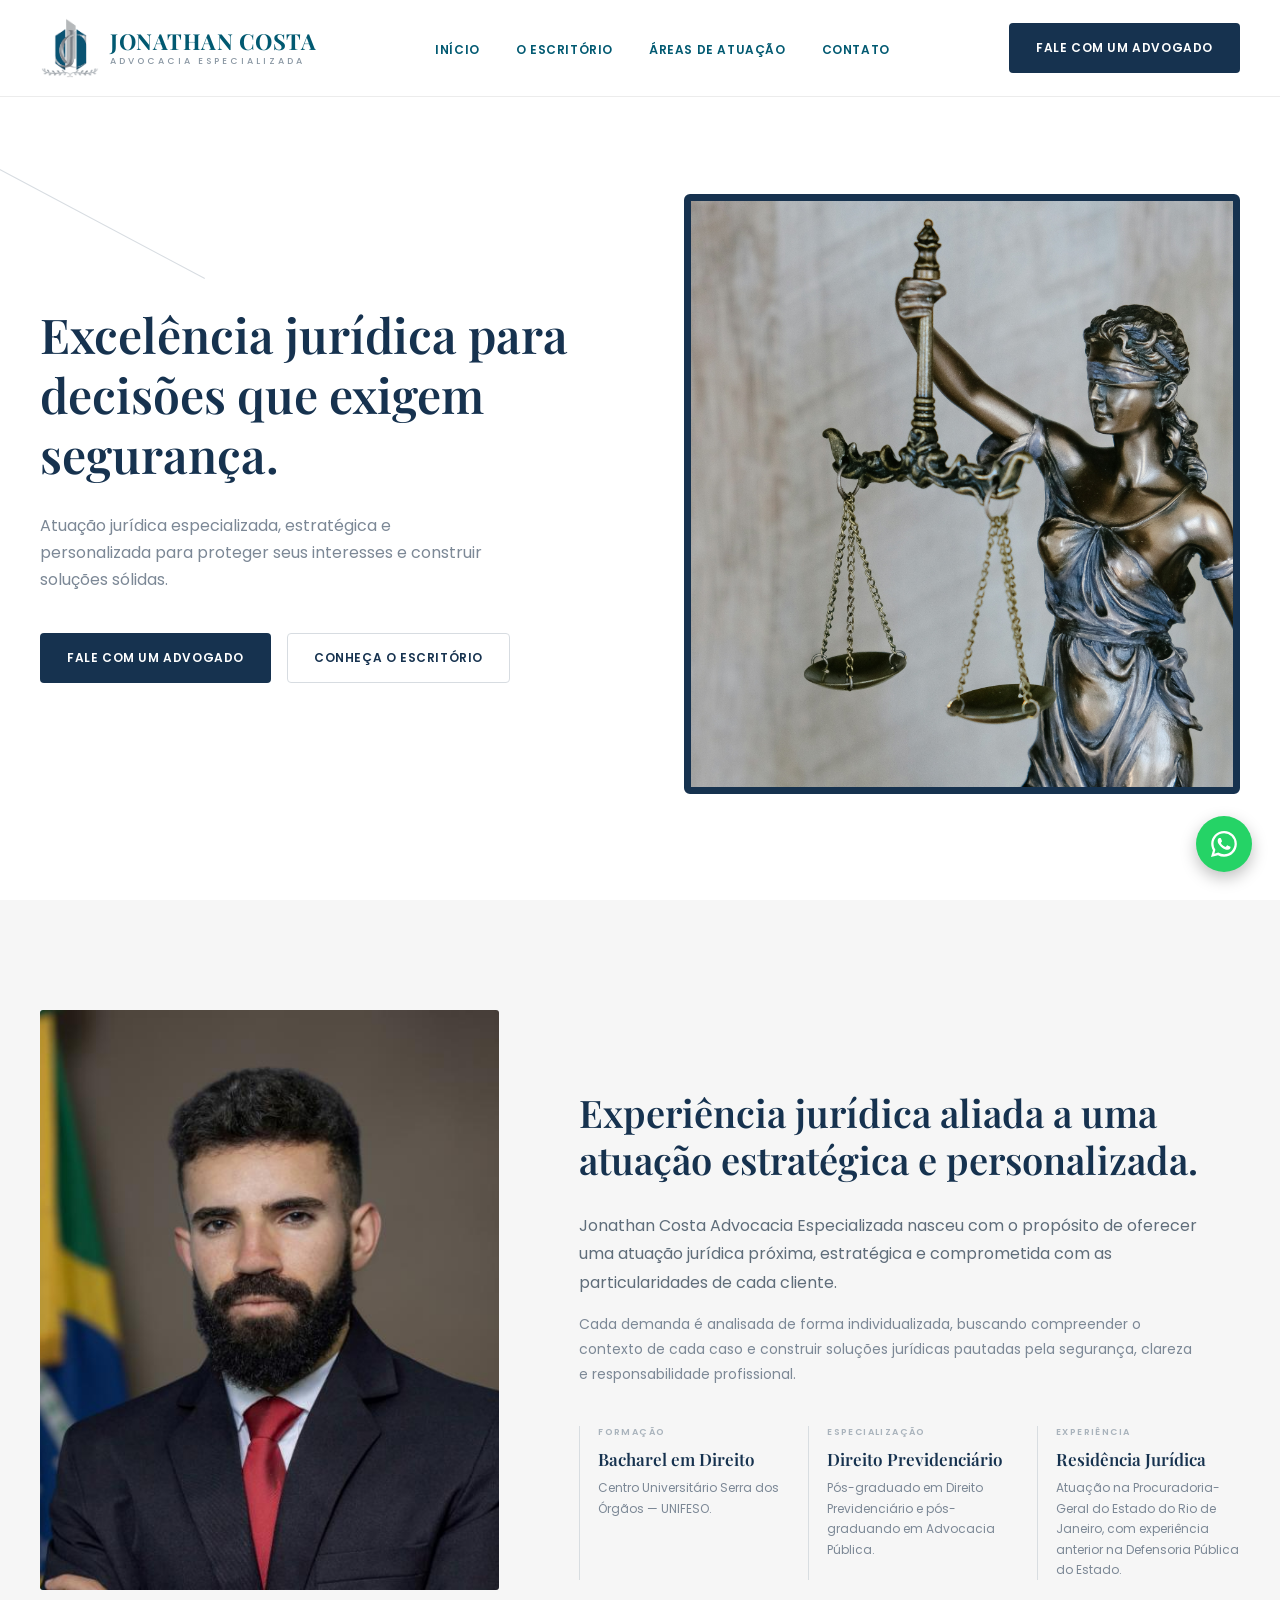
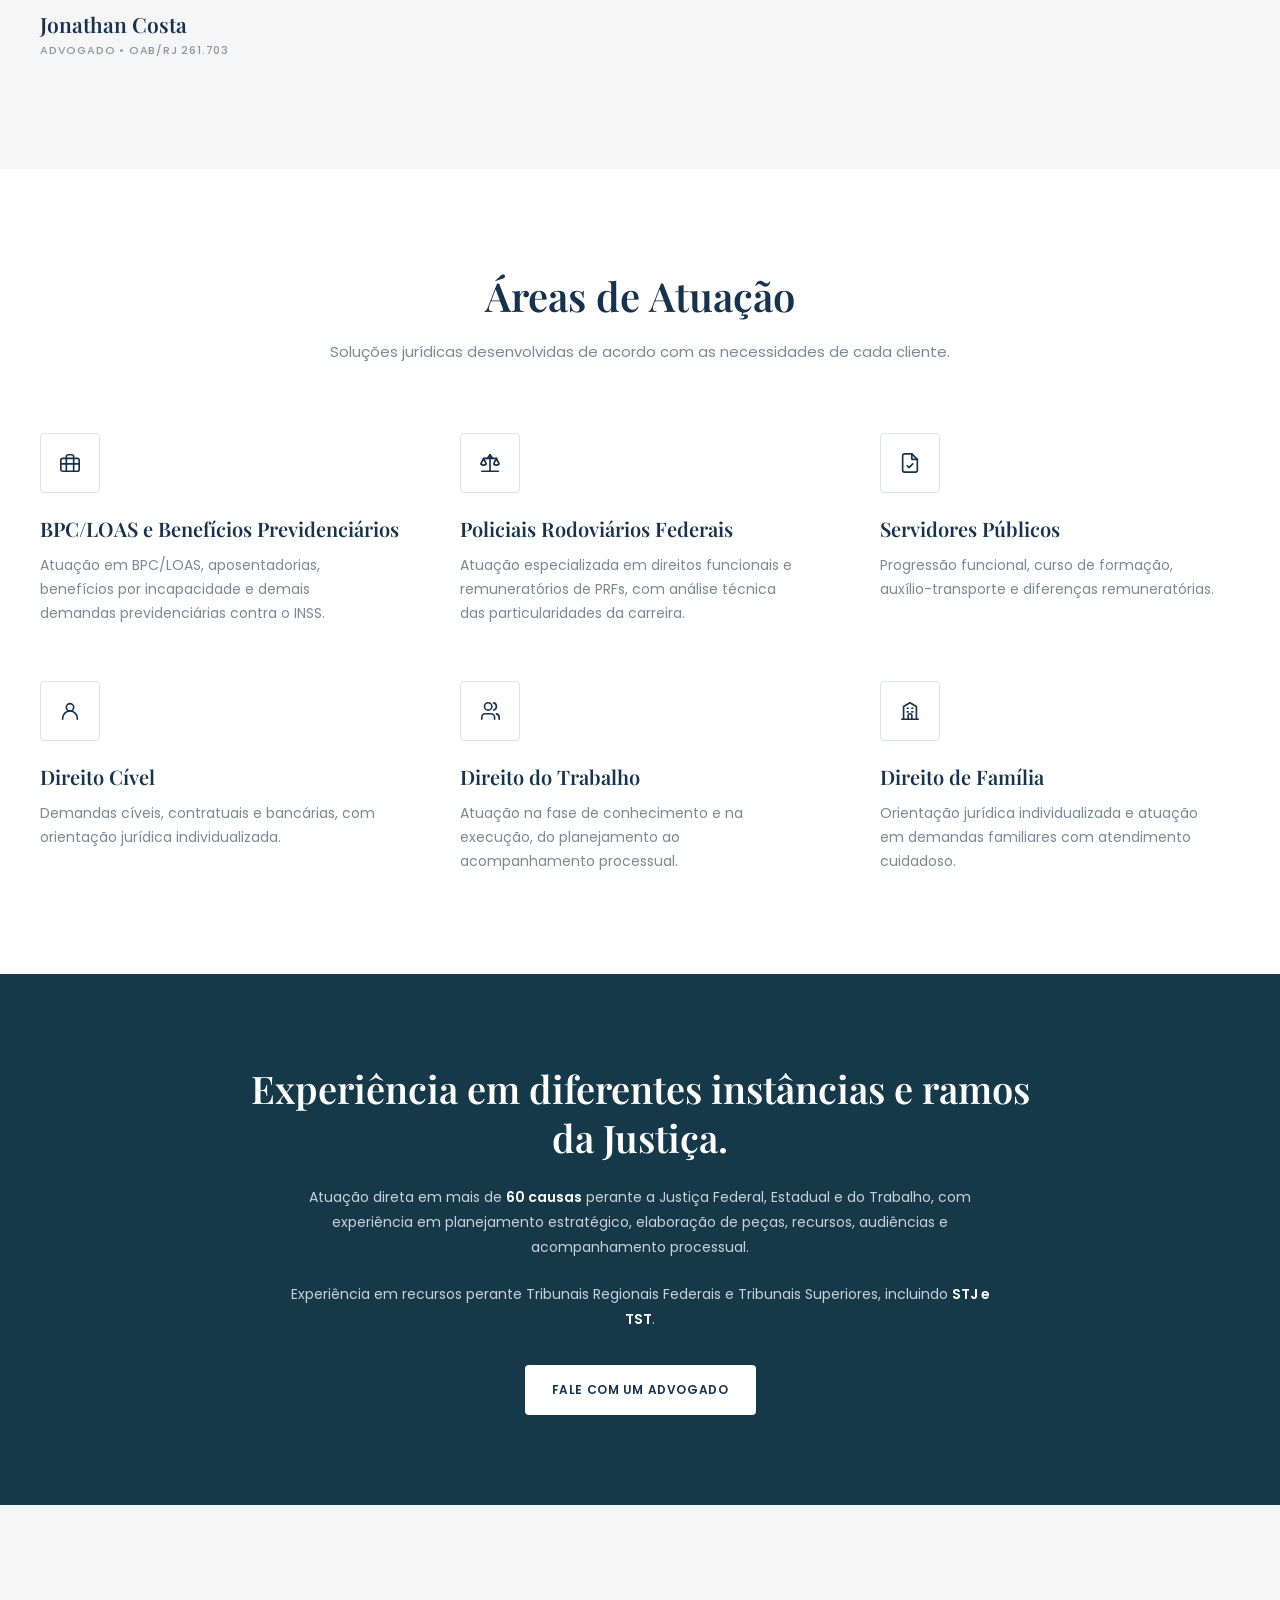
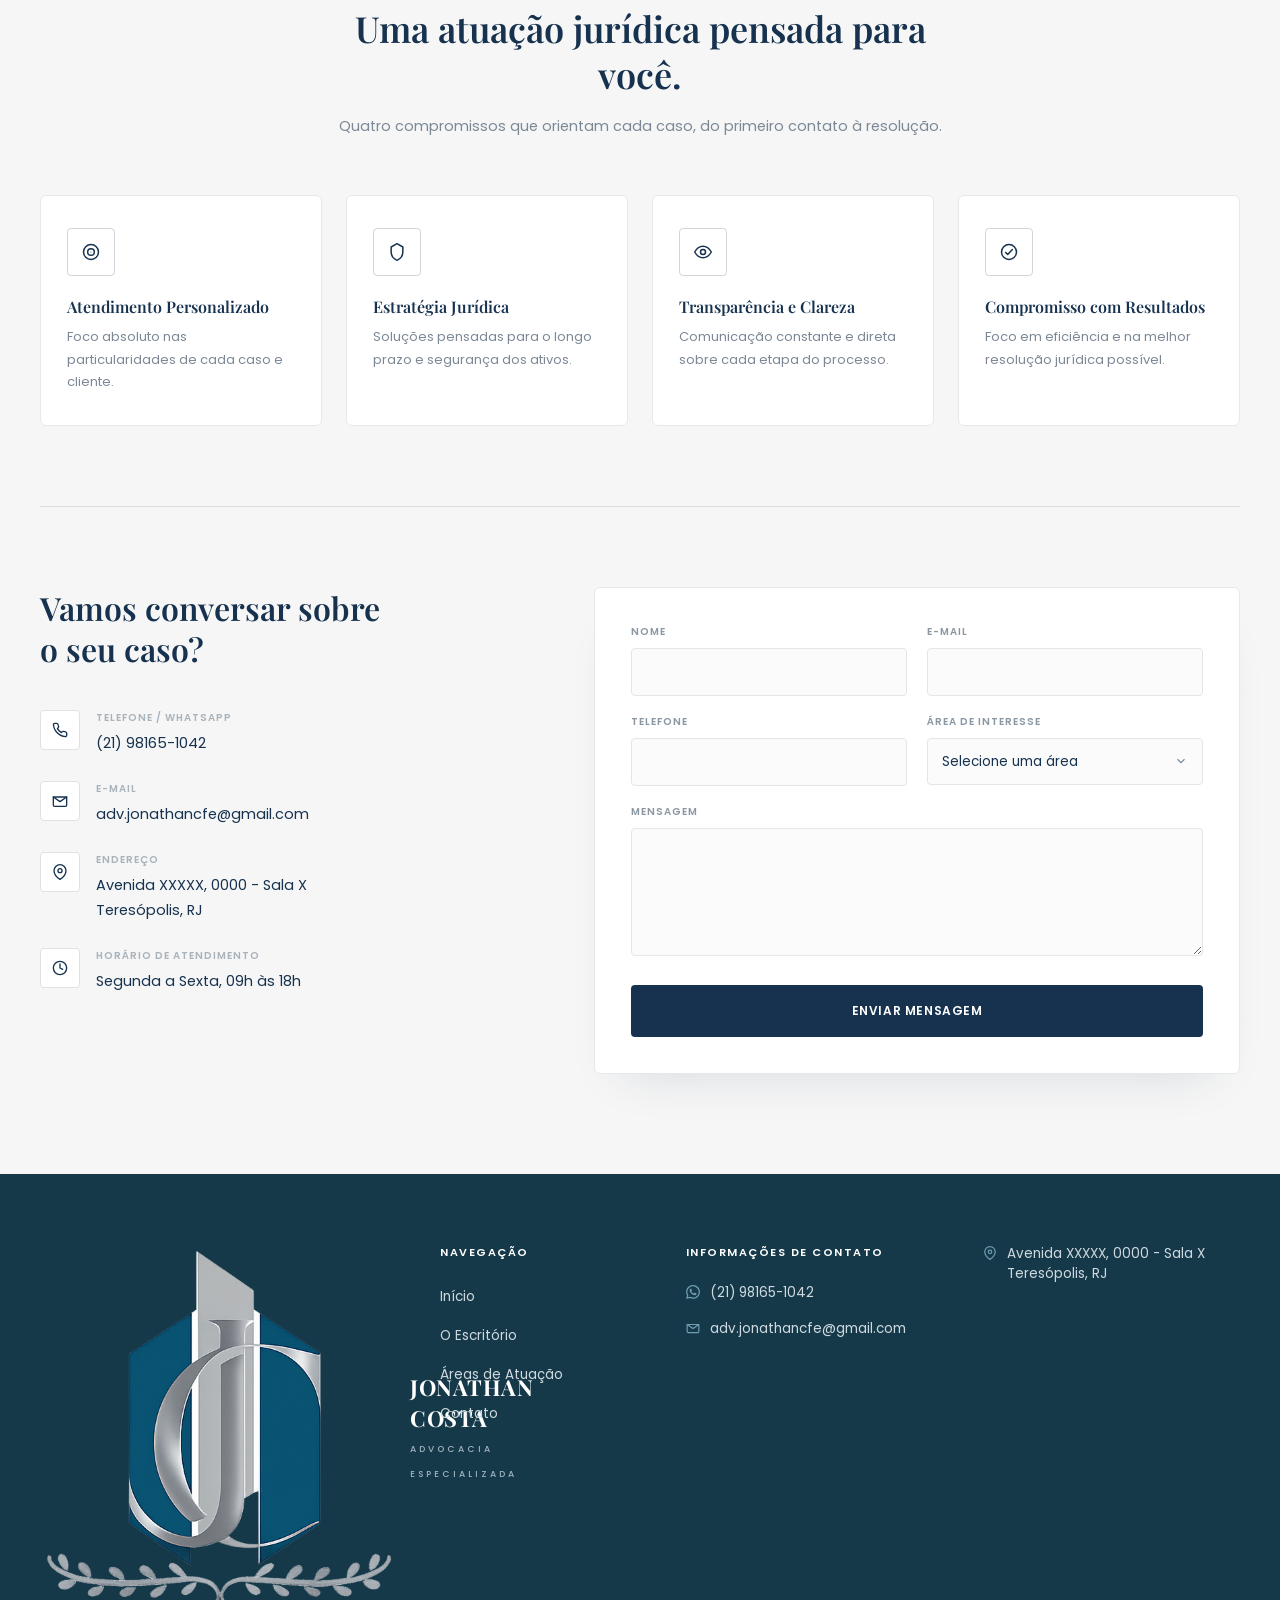
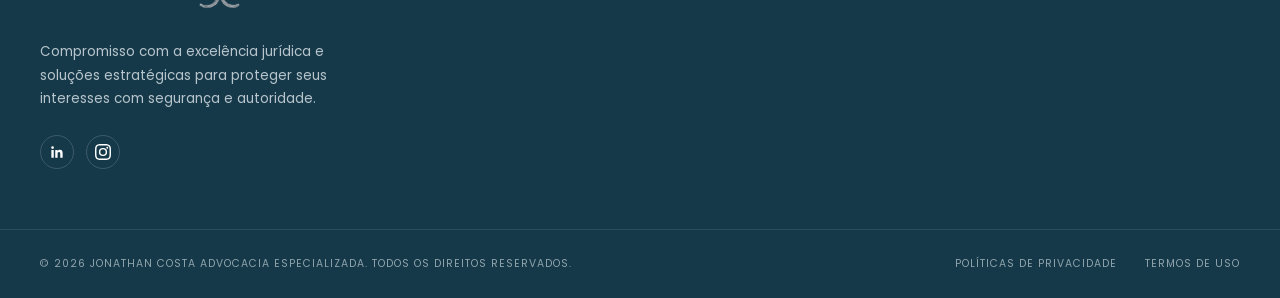
<file: index.html>
<!DOCTYPE html>
<html lang="pt-BR">

<head>
    <meta charset="UTF-8" />
    <meta name="viewport" content="width=device-width, initial-scale=1.0" />
    <title>Jonathan Costa | Advocacia Especializada</title>

    <link rel="preconnect" href="https://fonts.googleapis.com" />
    <link rel="preconnect" href="https://fonts.gstatic.com" crossorigin />
    <link
        href="https://fonts.googleapis.com/css2?family=Playfair+Display:wght@600;700&family=Poppins:wght@400;500;600&display=swap"
        rel="stylesheet" />

    <link rel="icon" type="image/png" href="/photos/favicon.png">

    <link rel="stylesheet" href="/css/header.css" />
    <link rel="stylesheet" href="/css/index.css" />
    <link rel="stylesheet" href="/css/footer.css" />
    <link rel="stylesheet" href="/css/animations.css" />
</head>

<body>

    <!-- O header é injetado aqui via JavaScript, a partir do arquivo header.html -->
    <div id="header-placeholder"></div>

    <main>
        <section class="hero" id="inicio">
            <div class="hero-container">
                <div class="hero-content">
                    <h1>Excelência jurídica para decisões que exigem segurança.</h1>
                    <p class="hero-subtitle">
                        Atuação jurídica especializada, estratégica e personalizada para
                        proteger seus interesses e construir soluções sólidas.
                    </p>
                    <div class="hero-actions">
                        <a href="#contato" class="btn btn-primary">Fale com um Advogado</a>
                        <a href="#escritorio" class="btn btn-secondary">Conheça o Escritório</a>
                    </div>
                </div>

                <div class="hero-media">
                    <img src="/assets/adv_balanca.jpg" alt="Sala de reuniões do escritório de advocacia" />
                </div>
            </div>
        </section>

        <section class="about" id="escritorio">
            <div class="about-container">

                <div class="about-media">
                    <div class="about-photo-wrapper">
                        <img src="/photos/JCADV_PROFILE.jpg" alt="Advogado Jonathan Costa" />
                    </div>

                    <div class="about-profile">
                        <strong>Jonathan Costa</strong>
                        <span>Advogado • OAB/RJ 261.703</span>
                    </div>
                </div>

                <div class="about-content">

                    <h2>
                        Experiência jurídica aliada a uma atuação estratégica e personalizada.
                    </h2>

                    <p class="about-intro">
                        Jonathan Costa Advocacia Especializada nasceu com o propósito de oferecer
                        uma atuação jurídica próxima, estratégica e comprometida com as
                        particularidades de cada cliente.
                    </p>

                    <p class="about-description">
                        Cada demanda é analisada de forma individualizada, buscando compreender
                        o contexto de cada caso e construir soluções jurídicas pautadas pela
                        segurança, clareza e responsabilidade profissional.
                    </p>

                    <div class="about-credentials">

                        <div class="credential">
                            <span class="credential-label">FORMAÇÃO</span>
                            <h3>Bacharel em Direito</h3>
                            <p>
                                Centro Universitário Serra dos Órgãos — UNIFESO.
                            </p>
                        </div>

                        <div class="credential">
                            <span class="credential-label">ESPECIALIZAÇÃO</span>
                            <h3>Direito Previdenciário</h3>
                            <p>
                                Pós-graduado em Direito Previdenciário e pós-graduando
                                em Advocacia Pública.
                            </p>
                        </div>

                        <div class="credential">
                            <span class="credential-label">EXPERIÊNCIA</span>
                            <h3>Residência Jurídica</h3>
                            <p>
                                Atuação na Procuradoria-Geral do Estado do Rio de Janeiro,
                                com experiência anterior na Defensoria Pública do Estado.
                            </p>
                        </div>

                    </div>

                </div>
            </div>
        </section>

        <section class="areas" id="areas">
            <div class="areas-container">
                <div class="areas-header">
                    <h2>Áreas de Atuação</h2>
                    <p>Soluções jurídicas desenvolvidas de acordo com as necessidades de cada cliente.</p>
                </div>

                <div class="areas-grid">
                    <article class="area-card">
                        <div class="area-icon">
                            <svg width="22" height="22" viewBox="0 0 24 24" fill="none" stroke="currentColor"
                                stroke-width="1.8" stroke-linecap="round" stroke-linejoin="round">
                                <rect x="2" y="7" width="20" height="14" rx="2" />
                                <path d="M16 21V5a2 2 0 0 0-2-2h-4a2 2 0 0 0-2 2v16" />
                                <path d="M2 13h20" />
                            </svg>
                        </div>
                        <h3>BPC/LOAS e Benefícios Previdenciários</h3>
                        <p>Atuação em BPC/LOAS, aposentadorias, benefícios por incapacidade e demais demandas
                            previdenciárias contra o INSS.</p>

                    </article>

                    <article class="area-card">
                        <div class="area-icon">
                            <svg width="22" height="22" viewBox="0 0 24 24" fill="none" stroke="currentColor"
                                stroke-width="1.8" stroke-linecap="round" stroke-linejoin="round">
                                <path d="M12 3v18" />
                                <path d="M5 7l-3 6a4 4 0 0 0 6 0z" />
                                <path d="M19 7l-3 6a4 4 0 0 0 6 0z" />
                                <path d="M3 21h18" />
                                <path d="M5 7h14" />
                                <path d="M12 3l3 4" />
                                <path d="M12 3l-3 4" />
                            </svg>
                        </div>
                        <h3>Policiais Rodoviários Federais</h3>
                        <p>Atuação especializada em direitos funcionais e remuneratórios de PRFs, com análise técnica
                            das particularidades da carreira.</p>

                    </article>

                    <article class="area-card">
                        <div class="area-icon">
                            <svg width="22" height="22" viewBox="0 0 24 24" fill="none" stroke="currentColor"
                                stroke-width="1.8" stroke-linecap="round" stroke-linejoin="round">
                                <path d="M14 2H6a2 2 0 0 0-2 2v16a2 2 0 0 0 2 2h12a2 2 0 0 0 2-2V8z" />
                                <path d="M14 2v6h6" />
                                <path d="M9 15l2 2 4-4" />
                            </svg>
                        </div>
                        <h3>Servidores Públicos</h3>
                        <p>Progressão funcional, curso de formação, auxílio-transporte e diferenças remuneratórias.</p>

                    </article>

                    <article class="area-card">
                        <div class="area-icon">
                            <svg width="22" height="22" viewBox="0 0 24 24" fill="none" stroke="currentColor"
                                stroke-width="1.8" stroke-linecap="round" stroke-linejoin="round">
                                <circle cx="12" cy="8" r="4" />
                                <path d="M4 21v-1a8 8 0 0 1 16 0v1" />
                            </svg>
                        </div>
                        <h3>Direito Cível</h3>
                        <p>Demandas cíveis, contratuais e bancárias, com orientação jurídica individualizada.</p>

                    </article>

                    <article class="area-card">
                        <div class="area-icon">
                            <svg width="22" height="22" viewBox="0 0 24 24" fill="none" stroke="currentColor"
                                stroke-width="1.8" stroke-linecap="round" stroke-linejoin="round">
                                <path d="M17 21v-2a4 4 0 0 0-4-4H7a4 4 0 0 0-4 4v2" />
                                <circle cx="10" cy="7" r="4" />
                                <path d="M22 21v-2a4 4 0 0 0-3-3.87" />
                                <path d="M16 3.13a4 4 0 0 1 0 7.75" />
                            </svg>
                        </div>
                        <h3>Direito do Trabalho</h3>
                        <p>Atuação na fase de conhecimento e na execução, do planejamento ao acompanhamento processual.
                        </p>

                    </article>

                    <article class="area-card">
                        <div class="area-icon">
                            <svg width="22" height="22" viewBox="0 0 24 24" fill="none" stroke="currentColor"
                                stroke-width="1.8" stroke-linecap="round" stroke-linejoin="round">
                                <path d="M3 21h18" />
                                <path d="M5 21V7l7-4 7 4v14" />
                                <path d="M9 9h1" />
                                <path d="M9 13h1" />
                                <path d="M14 9h1" />
                                <path d="M14 13h1" />
                                <path d="M10 21v-4a2 2 0 0 1 2-2 2 2 0 0 1 2 2v4" />
                            </svg>
                        </div>
                        <h3>Direito de Família</h3>
                        <p>Orientação jurídica individualizada e atuação em demandas familiares com atendimento
                            cuidadoso.</p>

                    </article>
                </div>
            </div>
        </section>

        <section class="experience">
            <div class="experience-container">

                <div class="experience-content">

                    <h2>Experiência em diferentes instâncias e ramos da Justiça.</h2>

                    <p>
                        Atuação direta em mais de <strong>60 causas</strong> perante a
                        Justiça Federal, Estadual e do Trabalho, com experiência em
                        planejamento estratégico, elaboração de peças, recursos,
                        audiências e acompanhamento processual.
                    </p>

                    <p>
                        Experiência em recursos perante Tribunais Regionais Federais
                        e Tribunais Superiores, incluindo <strong>STJ e TST</strong>.
                    </p>

                    <a href="#contato" class="btn btn-cta">
                        Fale com um Advogado
                    </a>
                </div>

            </div>
        </section>

        <!-- ===== DIFERENCIAIS + CONTATO (seção unificada) ===== -->
        <section class="engage" id="diferenciais">
            <div class="engage-container">

                <div class="engage-intro">
                    <h2>Uma atuação jurídica pensada para você.</h2>
                    <p>Quatro compromissos que orientam cada caso, do primeiro contato à resolução.</p>
                </div>

                <div class="differentials-grid">
                    <div class="differential-item">
                        <div class="differential-icon">
                            <svg width="20" height="20" viewBox="0 0 24 24" fill="none" stroke="currentColor"
                                stroke-width="1.8" stroke-linecap="round" stroke-linejoin="round">
                                <circle cx="12" cy="12" r="9" />
                                <circle cx="12" cy="12" r="4" />
                                <circle cx="12" cy="12" r="0.6" fill="currentColor" stroke="none" />
                            </svg>
                        </div>
                        <h3>Atendimento Personalizado</h3>
                        <p>Foco absoluto nas particularidades de cada caso e cliente.</p>
                    </div>

                    <div class="differential-item">
                        <div class="differential-icon">
                            <svg width="20" height="20" viewBox="0 0 24 24" fill="none" stroke="currentColor"
                                stroke-width="1.8" stroke-linecap="round" stroke-linejoin="round">
                                <path d="M12 2l7 4v6c0 5-3.5 8.5-7 10-3.5-1.5-7-5-7-10V6l7-4z" />
                            </svg>
                        </div>
                        <h3>Estratégia Jurídica</h3>
                        <p>Soluções pensadas para o longo prazo e segurança dos ativos.</p>
                    </div>

                    <div class="differential-item">
                        <div class="differential-icon">
                            <svg width="20" height="20" viewBox="0 0 24 24" fill="none" stroke="currentColor"
                                stroke-width="1.8" stroke-linecap="round" stroke-linejoin="round">
                                <path d="M2 12s4-7 10-7 10 7 10 7-4 7-10 7-10-7-10-7z" />
                                <circle cx="12" cy="12" r="3" />
                            </svg>
                        </div>
                        <h3>Transparência e Clareza</h3>
                        <p>Comunicação constante e direta sobre cada etapa do processo.</p>
                    </div>

                    <div class="differential-item">
                        <div class="differential-icon">
                            <svg width="20" height="20" viewBox="0 0 24 24" fill="none" stroke="currentColor"
                                stroke-width="1.8" stroke-linecap="round" stroke-linejoin="round">
                                <circle cx="12" cy="12" r="9" />
                                <path d="M8 12.5l2.5 2.5L16 9" />
                            </svg>
                        </div>
                        <h3>Compromisso com Resultados</h3>
                        <p>Foco em eficiência e na melhor resolução jurídica possível.</p>
                    </div>
                </div>

                <div class="engage-divider"></div>

                <div class="contact-grid" id="contato">
                    <div class="contact-info">
                        <h2>Vamos conversar sobre o seu caso?</h2>

                        <ul class="contact-info-list">
                            <li>
                                <span class="contact-info-icon">
                                    <svg width="16" height="16" viewBox="0 0 24 24" fill="none" stroke="currentColor"
                                        stroke-width="2" stroke-linecap="round" stroke-linejoin="round">
                                        <path
                                            d="M22 16.92v3a2 2 0 0 1-2.18 2 19.79 19.79 0 0 1-8.63-3.07 19.5 19.5 0 0 1-6-6 19.79 19.79 0 0 1-3.07-8.67A2 2 0 0 1 4.11 2h3a2 2 0 0 1 2 1.72c.127.96.361 1.903.7 2.81a2 2 0 0 1-.45 2.11L8.09 9.91a16 16 0 0 0 6 6l1.27-1.27a2 2 0 0 1 2.11-.45c.907.339 1.85.573 2.81.7A2 2 0 0 1 22 16.92z" />
                                    </svg>
                                </span>
                                <div>
                                    <span class="contact-info-label">Telefone / WhatsApp</span>
                                    <a href="https://wa.me/5521981651042" target="_blank" rel="noopener">(21)
                                        98165-1042</a>
                                </div>
                            </li>

                            <li>
                                <span class="contact-info-icon">
                                    <svg width="16" height="16" viewBox="0 0 24 24" fill="none" stroke="currentColor"
                                        stroke-width="2" stroke-linecap="round" stroke-linejoin="round">
                                        <path d="M4 4h16v16H4z" stroke="none" />
                                        <path d="M22 6l-10 7L2 6" />
                                        <path d="M2 6h20v12a2 2 0 0 1-2 2H4a2 2 0 0 1-2-2V6z" />
                                    </svg>
                                </span>
                                <div>
                                    <span class="contact-info-label">E-mail</span>
                                    <a href="mailto:adv.jonathancfe@gmail.com">adv.jonathancfe@gmail.com</a>
                                </div>
                            </li>

                            <li>
                                <span class="contact-info-icon">
                                    <svg width="16" height="16" viewBox="0 0 24 24" fill="none" stroke="currentColor"
                                        stroke-width="2" stroke-linecap="round" stroke-linejoin="round">
                                        <path d="M21 10c0 7-9 13-9 13s-9-6-9-13a9 9 0 0 1 18 0z" />
                                        <circle cx="12" cy="10" r="3" />
                                    </svg>
                                </span>
                                <div>
                                    <span class="contact-info-label">Endereço</span>
                                    <span class="contact-info-text">Avenida XXXXX, 0000 - Sala X<br />Teresópolis,
                                        RJ</span>
                                </div>
                            </li>

                            <li>
                                <span class="contact-info-icon">
                                    <svg width="16" height="16" viewBox="0 0 24 24" fill="none" stroke="currentColor"
                                        stroke-width="2" stroke-linecap="round" stroke-linejoin="round">
                                        <circle cx="12" cy="12" r="10" />
                                        <path d="M12 6v6l4 2" />
                                    </svg>
                                </span>
                                <div>
                                    <span class="contact-info-label">Horário de Atendimento</span>
                                    <span class="contact-info-text">Segunda a Sexta, 09h às 18h</span>
                                </div>
                            </li>
                        </ul>
                    </div>

                    <form class="contact-form" id="contactForm" novalidate>
                        <div class="form-row">
                            <div class="form-group">
                                <label for="nome">Nome</label>
                                <input type="text" id="nome" name="nome" required />
                            </div>

                            <div class="form-group">
                                <label for="email">E-mail</label>
                                <input type="email" id="email" name="email" required />
                            </div>
                        </div>

                        <div class="form-row">
                            <div class="form-group">
                                <label for="telefone">Telefone</label>
                                <input type="tel" id="telefone" name="telefone" />
                            </div>

                            <div class="form-group">
                                <label for="area">Área de Interesse</label>
                                <select id="area" name="area">
                                    <option value="" selected disabled>Selecione uma área</option>
                                    <option value="empresarial">Direito Empresarial</option>
                                    <option value="civil">Direito Civil</option>
                                    <option value="contratual">Direito Contratual</option>
                                    <option value="trabalho">Direito do Trabalho</option>
                                    <option value="familia">Direito de Família</option>
                                    <option value="imobiliario">Direito Imobiliário</option>
                                </select>
                            </div>
                        </div>

                        <div class="form-group">
                            <label for="mensagem">Mensagem</label>
                            <textarea id="mensagem" name="mensagem" rows="5" required></textarea>
                        </div>

                        <button type="submit" class="btn btn-primary form-submit">Enviar Mensagem</button>
                    </form>
                </div>

            </div>
        </section>

        <div id="footer-placeholder"></div>
    </main>

    <script>
        // Carrega o header.html dentro do #header-placeholder
        fetch("/components/header.html")
            .then((res) => res.text())
            .then((html) => {
                document.getElementById("header-placeholder").innerHTML = html;
                initMenuToggle();
                updateHeaderHeightVar();
            })
            .catch((err) => console.error("Erro ao carregar o header:", err));

        // Mede a altura real do header e expõe como --header-height,
        // usada pelo .hero para fechar 100vh (header + hero) no desktop
        function updateHeaderHeightVar() {
            const headerPlaceholder = document.getElementById("header-placeholder");
            if (!headerPlaceholder) return;
            document.documentElement.style.setProperty(
                "--header-height",
                headerPlaceholder.offsetHeight + "px"
            );
        }

        window.addEventListener("resize", updateHeaderHeightVar);

        // Carrega o footer.html dentro do #footer-placeholder
        fetch("/components/footer.html")
            .then((res) => res.text())
            .then((html) => {
                document.getElementById("footer-placeholder").innerHTML = html;
            })
            .catch((err) => console.error("Erro ao carregar o footer:", err));

        // Controla a abertura/fechamento do menu mobile
        function initMenuToggle() {
            const toggle = document.querySelector(".menu-toggle");
            const nav = document.querySelector(".main-nav");

            if (!toggle || !nav) return;

            toggle.addEventListener("click", () => {
                const isOpen = nav.classList.toggle("open");
                toggle.setAttribute("aria-expanded", isOpen);
            });
        }

    </script>

    <script src="/js/animations.js"></script>
</body>

</html>
</file>
<file: css/header.css>
/* ===== HEADER ===== */
.hdr {
  position: sticky;
  top: 0;
  z-index: 100;
  background: #ffffff;
  border-bottom: 1px solid #ececec;
}

.hdr-container {
  max-width: 1280px;
  margin: 0 auto;
  padding: 18px 40px;
  display: flex;
  align-items: center;
  justify-content: space-between;
  gap: 24px;
}

/* Logo */
.hdr-logo {
  display: flex;
  align-items: center;
  gap: 10px;
  text-decoration: none;
}

.hdr-logo-icon {
  height: 60px;
  width: 60px;
  object-fit: contain;
}

.hdr-logo-text {
  display: flex;
  flex-direction: column;
  line-height: 1.1;
}

.hdr-logo-name {
  font-family: "Playfair Display", serif;
  font-size: 22px;
  font-weight: 700;
  color: #015971;
  letter-spacing: 0.5px;
}

.hdr-logo-tagline {
  font-family: "Poppins", sans-serif;
  font-size: 9px;
  font-weight: 500;
  color: #8a97a3;
  letter-spacing: 3px;
  margin-top: 4px;
}

/* Nav */
.hdr-nav {
  flex: 1;
  display: flex;
  justify-content: center;
}

.hdr-nav ul {
  display: flex;
  list-style: none;
  gap: 36px;
  margin: 0;
  padding: 0;
}

.hdr-nav a {
  font-family: "Poppins", sans-serif;
  font-size: 12px;
  font-weight: 600;
  letter-spacing: 0.6px;
  text-transform: uppercase;
  color: #015971;
  text-decoration: none;
  transition: color 0.2s ease;
}

.hdr-nav a:hover,
.hdr-nav a:focus-visible {
  color: #c98a4b;
}

/* Botão do header — independente do .btn do index.css */
.hdr-btn {
  display: inline-flex;
  align-items: center;
  justify-content: center;
  padding: 15px 26px;
  font-family: "Poppins", sans-serif;
  font-size: 12px;
  font-weight: 600;
  letter-spacing: 0.6px;
  text-transform: uppercase;
  text-decoration: none;
  border-radius: 4px;
  border: 1px solid transparent;
  cursor: pointer;
  background: #16324f;
  color: #ffffff;
  transition: background 0.2s ease, transform 0.2s ease, box-shadow 0.2s ease;
}

.hdr-btn:hover {
  background: #0e2237;
  transform: translateY(-2px);
  box-shadow: 0 12px 24px -14px rgba(22, 50, 79, 0.35);
}

.hdr-btn:active {
  transform: translateY(0);
  box-shadow: none;
}

/* CTA no desktop */
.hdr-cta {
  flex-shrink: 0;
  white-space: nowrap;
}

/* CTA duplicado dentro do menu — só aparece no mobile */
.hdr-nav-cta-item {
  display: none;
}

.hdr-btn--nav {
  width: 100%;
}

/* Botão de abrir menu mobile */
.hdr-toggle {
  display: none;
  flex-direction: column;
  justify-content: space-between;
  width: 26px;
  height: 18px;
  background: none;
  border: none;
  cursor: pointer;
  padding: 0;
}

.hdr-toggle span {
  display: block;
  height: 2px;
  width: 100%;
  background: #015971;
  border-radius: 2px;
}

/* ===== Responsive ===== */
@media (max-width: 960px) {
  .hdr-nav {
    position: absolute;
    top: 100%;
    left: 0;
    right: 0;
    background: #ffffff;
    border-bottom: 1px solid #ececec;
    display: none;
  }

  .hdr-nav.open {
    display: block;
  }

  .hdr-nav ul {
    flex-direction: column;
    align-items: center;
    gap: 20px;
    padding: 24px 0;
  }

  .hdr-cta {
    display: none;
  }

  .hdr-nav-cta-item {
    display: block;
    margin-top: 4px;
  }

  .hdr-toggle {
    display: flex;
  }
}

@media (max-width: 600px) {
  .hdr-container {
    padding: 16px 20px;
  }
}
</file>
<file: css/index.css>
/* ===== RESET / BASE ===== */
* {
  margin: 0;
  padding: 0;
  box-sizing: border-box;
}

body {
  font-family: "Poppins", sans-serif;
  color: #16324f;
  background: #ffffff;
  -webkit-font-smoothing: antialiased;
}

a {
  color: inherit;
}

img {
  max-width: 100%;
  display: block;
}

/* ===== BUTTONS ===== */
.btn {
  display: inline-flex;
  align-items: center;
  justify-content: center;
  padding: 15px 26px;
  font-family: "Poppins", sans-serif;
  font-size: 12px;
  font-weight: 600;
  letter-spacing: 0.6px;
  text-transform: uppercase;
  text-decoration: none;
  border-radius: 4px;
  border: 1px solid transparent;
  cursor: pointer;
  transition: background 0.2s ease, color 0.2s ease, border-color 0.2s ease;
}

.btn-primary {
  background: #16324f;
  color: #ffffff;
}

.btn-primary:hover {
  background: #0e2237;
}

.btn-secondary {
  background: #ffffff;
  color: #16324f;
  border-color: #d7dce1;
}

.btn-secondary:hover {
  border-color: #16324f;
}

/* ===== HERO ===== */
.hero {
  position: relative;
  overflow: hidden;
}

.hero-container {
  max-width: 1280px;
  margin: 0 auto;
  padding: 90px 40px 100px;
  display: grid;
  grid-template-columns: 1.05fr 1fr;
  gap: 60px;
  align-items: center;
}

.hero-content h1 {
  font-family: "Playfair Display", serif;
  font-weight: 600;
  font-size: 48px;
  line-height: 1.25;
  color: #16324f;
  max-width: 560px;
}

.hero-subtitle {
  margin-top: 28px;
  font-size: 16px;
  line-height: 1.7;
  color: #7c8896;
  max-width: 460px;
}

.hero-actions {
  margin-top: 40px;
  display: flex;
  gap: 16px;
  flex-wrap: wrap;
}

.hero-media {
  position: relative;
  height: 600px;
}

.hero-media img {
  width: 100%;
  height: 600px;
  object-fit: cover;
  border-radius: 6px;
  border: 7px solid #16324f;
}

/* Decorative diagonal line accents, echoing the original layout */
.hero::before {
  content: "";
  position: absolute;
  top: 120px;
  left: -40px;
  width: 260px;
  height: 1px;
  background: #d7dce1;
  transform: rotate(28deg);
  z-index: -1;
}


/* ===== Responsive ===== */
@media (max-width: 960px) {
  .hero-container {
    grid-template-columns: 1fr;
    padding: 60px 24px 60px;
  }

  .hero-content h1 {
    font-size: 36px;
    max-width: 100%;
  }

  .hero-subtitle {
    max-width: 100%;
  }

  .hero-media img {
    height: 380px;
  }
}

@media (max-width: 480px) {
  .hero-content h1 {
    font-size: 28px;
  }

  .hero-actions {
    flex-direction: column;
  }

  .btn {
    width: 100%;
  }
}

/* Desktop: hero ocupa 100vh menos a altura real do header (definida via JS em --header-height) */
@media (min-width: 961px) {
  .hero {
    min-height: calc(100vh - var(--header-height, 96px));
    display: flex;
    align-items: center;
  }

  .hero-container {
    width: 100%;
  }

  .hero-media img {
    height: 100%;
  }
}

/* ===== ABOUT / O ADVOGADO ===== */

.about {
    background: #f6f6f6;
}

.about-container {
    max-width: 1280px;
    margin: 0 auto;
    padding: 110px 40px;
    display: grid;
    grid-template-columns: 0.82fr 1.18fr;
    gap: 80px;
    align-items: center;
}

/* FOTO */

.about-media {
    position: relative;
}

.about-photo-wrapper {
    position: relative;
    overflow: hidden;
}

.about-photo-wrapper::after {
    content: "";
    position: absolute;
    right: -12px;
    bottom: -12px;
    width: 90px;
    height: 90px;
    border-right: 1px solid #c98a4b;
    border-bottom: 1px solid #c98a4b;
    pointer-events: none;
}

.about-photo-wrapper img {
    width: 100%;
    height: 580px;
    object-fit: cover;
    border-radius: 3px;
}

.about-profile {
    margin-top: 20px;
    display: flex;
    flex-direction: column;
    gap: 4px;
}

.about-profile strong {
    font-family: "Playfair Display", serif;
    font-size: 21px;
    font-weight: 600;
    color: #16324f;
}

.about-profile span {
    font-size: 11px;
    font-weight: 500;
    letter-spacing: 0.8px;
    text-transform: uppercase;
    color: #8a97a3;
}


/* CONTEÚDO */

.about-eyebrow {
    display: block;
    margin-bottom: 18px;
    font-size: 10px;
    font-weight: 600;
    letter-spacing: 2px;
    text-transform: uppercase;
    color: #c98a4b;
}

.about-content h2 {
    font-family: "Playfair Display", serif;
    font-weight: 600;
    font-size: 38px;
    line-height: 1.25;
    color: #16324f;
    max-width: 620px;
}

.about-intro {
    margin-top: 28px;
    font-size: 16px;
    line-height: 1.8;
    color: #5f6d7a;
    max-width: 620px;
}

.about-description {
    margin-top: 14px;
    font-size: 14px;
    line-height: 1.8;
    color: #7c8896;
    max-width: 620px;
}


/* FORMAÇÃO / EXPERIÊNCIA */

.about-credentials {
    margin-top: 38px;
    display: grid;
    grid-template-columns: repeat(3, 1fr);
    gap: 26px;
}

.credential {
    padding-left: 18px;
    border-left: 1px solid #d8dde1;
}

.credential-label {
    display: block;
    margin-bottom: 9px;
    font-size: 9px;
    font-weight: 600;
    letter-spacing: 1.4px;
    text-transform: uppercase;
    color: #a9b3bc;
}

.credential h3 {
    font-family: "Playfair Display", serif;
    font-size: 17px;
    line-height: 1.35;
    font-weight: 600;
    color: #16324f;
}

.credential p {
    margin-top: 8px;
    font-size: 12px;
    line-height: 1.7;
    color: #7c8896;
}


/* DIVISOR */

.about-divider {
    margin-top: 40px;
    height: 1px;
    background: #dcdfe3;
}


/* DIFERENCIAIS (bloco antigo dentro do about, mantido) */

.about-features {
    margin-top: 30px;
    display: grid;
    grid-template-columns: repeat(3, 1fr);
    gap: 24px;
}

.about-feature h3 {
    font-family: "Playfair Display", serif;
    font-weight: 600;
    font-size: 16px;
    color: #16324f;
    line-height: 1.3;
}

.about-feature span {
    display: block;
    margin-top: 8px;
    font-size: 9px;
    font-weight: 600;
    letter-spacing: 0.8px;
    text-transform: uppercase;
    color: #a9b3bc;
    line-height: 1.5;
}


/* ===== RESPONSIVE ===== */

@media (max-width: 960px) {

    .about-container {
        grid-template-columns: 1fr;
        padding: 80px 24px;
        gap: 50px;
    }

    .about-photo-wrapper img {
        height: 480px;
    }

    .about-content h2 {
        font-size: 32px;
        max-width: 100%;
    }

    .about-intro,
    .about-description {
        max-width: 100%;
    }

    .about-credentials {
        grid-template-columns: 1fr 1fr;
    }

    .about-features {
        grid-template-columns: 1fr 1fr;
    }
}


@media (max-width: 600px) {

    .about-container {
        padding: 70px 20px;
    }

    .about-photo-wrapper img {
        height: 420px;
    }

    .about-content h2 {
        font-size: 28px;
    }

    .about-credentials {
        grid-template-columns: 1fr;
        gap: 22px;
    }

    .about-features {
        grid-template-columns: 1fr;
        gap: 22px;
    }

}

/* ===== Responsive ===== */
@media (max-width: 960px) {
  .about-container {
    grid-template-columns: 1fr;
    padding: 60px 24px;
    gap: 40px;
  }

  .about-media img {
    height: 380px;
  }

  .about-content h2 {
    font-size: 30px;
    max-width: 100%;
  }

  .about-text {
    max-width: 100%;
  }

  .about-features {
    grid-template-columns: 1fr 1fr;
  }
}

@media (max-width: 560px) {
  .about-features {
    grid-template-columns: 1fr;
  }
}

/* ===== ÁREAS DE ATUAÇÃO ===== */
.areas {
  background: #ffffff;
}

.areas-container {
  max-width: 1280px;
  margin: 0 auto;
  padding: 100px 40px;
}

.areas-header {
  text-align: center;
  max-width: 620px;
  margin: 0 auto 70px;
}

.areas-header h2 {
  font-family: "Playfair Display", serif;
  font-weight: 600;
  font-size: 40px;
  color: #16324f;
}

.areas-header p {
  margin-top: 18px;
  font-size: 15px;
  color: #7c8896;
}

.areas-grid {
  display: grid;
  grid-template-columns: repeat(3, 1fr);
  column-gap: 60px;
  row-gap: 56px;
}

.area-card {
  display: flex;
  flex-direction: column;
}

.area-icon {
  display: flex;
  align-items: center;
  justify-content: center;
  width: 60px;
  height: 60px;
  border: 1px solid #dde2e6;
  border-radius: 4px;
  color: #16324f;
  margin-bottom: 22px;
}

.area-card h3 {
  font-family: "Playfair Display", serif;
  font-weight: 600;
  font-size: 20px;
  color: #16324f;
  margin-bottom: 12px;
}

.area-card p {
  font-size: 14px;
  line-height: 1.7;
  color: #7c8896;
  max-width: 340px;
}

.area-link {
  display: inline-block;
  margin-top: 18px;
  font-size: 11px;
  font-weight: 600;
  letter-spacing: 1px;
  text-transform: uppercase;
  color: #16324f;
  text-decoration: none;
  border-bottom: 1px solid transparent;
  width: fit-content;
  transition: color 0.2s ease, border-color 0.2s ease;
}

.area-link:hover {
  color: #c98a4b;
  border-color: #c98a4b;
}

/* ===== Responsive ===== */
@media (max-width: 960px) {
  .areas-container {
    padding: 70px 24px;
  }

  .areas-grid {
    grid-template-columns: 1fr 1fr;
    column-gap: 32px;
    row-gap: 44px;
  }

  .areas-header h2 {
    font-size: 32px;
  }
}

@media (max-width: 600px) {
  .areas-grid {
    grid-template-columns: 1fr;
  }
}

/* ===== CTA (bloco solto, mantido caso volte a ser usado) ===== */
.cta {
  background: #16394a;
}

.cta-container {
  max-width: 720px;
  margin: 0 auto;
  padding: 110px 40px;
  text-align: center;
}

.cta-container h2 {
  font-family: "Playfair Display", serif;
  font-weight: 600;
  font-size: 34px;
  color: #ffffff;
}

.cta-container p {
  margin-top: 22px;
  font-size: 15px;
  line-height: 1.8;
  color: #c3d1d7;
}

.btn-cta {
  margin-top: 36px;
  background: #ffffff;
  color: #16324f;
}

.btn-cta:hover {
  background: #e9edf0;
}

/* ===== Responsive ===== */
@media (max-width: 600px) {
  .cta-container {
    padding: 80px 24px;
  }

  .cta-container h2 {
    font-size: 26px;
  }
}


.experience {
    background: #16394a;
}

.experience-container {
    max-width: 900px;
    margin: 0 auto;
    padding: 90px 40px;
    text-align: center;
}

.experience-eyebrow {
    display: block;
    margin-bottom: 16px;
    font-size: 10px;
    font-weight: 600;
    letter-spacing: 2px;
    text-transform: uppercase;
    color: #c98a4b;
}

.experience-content h2 {
    font-family: "Playfair Display", serif;
    font-size: 38px;
    line-height: 1.3;
    font-weight: 600;
    color: #ffffff;
}

.experience-content p {
    max-width: 720px;
    margin: 22px auto 0;
    font-size: 14px;
    line-height: 1.8;
    color: #c8d1d8;
}

.experience-content strong {
    color: #ffffff;
    font-weight: 600;
}

.experience-content .btn {
    margin-top: 32px;
    background: #ffffff;
    color: #16324f;
}

.experience-content .btn:hover {
    background: #e9edf0;
}

@media (max-width: 600px) {
    .experience-container {
        padding: 70px 24px;
    }

    .experience-content h2 {
        font-size: 29px;
    }

    .experience-content p {
        font-size: 13.5px;
    }
}

/* ===== DIFERENCIAIS + CONTATO (seção unificada) ===== */

.engage {
  background: #f6f6f6;
}

.engage-container {
  max-width: 1280px;
  margin: 0 auto;
  padding: 100px 40px;
}

.engage-eyebrow {
  display: block;
  margin-bottom: 16px;
  font-size: 10px;
  font-weight: 600;
  letter-spacing: 2px;
  text-transform: uppercase;
  color: #c98a4b;
}

.engage-intro {
  max-width: 640px;
  margin: 0 auto;
  text-align: center;
}

.engage-intro h2 {
  font-family: "Playfair Display", serif;
  font-weight: 600;
  font-size: 36px;
  line-height: 1.3;
  color: #16324f;
}

.engage-intro p {
  margin-top: 16px;
  font-size: 14.5px;
  line-height: 1.75;
  color: #7c8896;
}

/* Cards de diferenciais */

.differentials-grid {
  margin-top: 56px;
  display: grid;
  grid-template-columns: repeat(4, 1fr);
  gap: 24px;
}

.differential-item {
  background: #ffffff;
  border: 1px solid #e6e9ec;
  border-radius: 6px;
  padding: 32px 26px;
  transition: border-color 0.2s ease, transform 0.2s ease, box-shadow 0.2s ease;
}

.differential-item:hover {
  border-color: #16324f;
  transform: translateY(-3px);
  box-shadow: 0 14px 30px -18px rgba(22, 50, 79, 0.25);
}

.differential-icon {
  display: flex;
  align-items: center;
  justify-content: center;
  width: 48px;
  height: 48px;
  border: 1px solid rgba(22, 50, 79, 0.2);
  border-radius: 4px;
  color: #16324f;
  margin-bottom: 20px;
}

.differential-item h3 {
  font-family: "Playfair Display", serif;
  font-weight: 600;
  font-size: 16px;
  color: #16324f;
  margin-bottom: 9px;
}

.differential-item p {
  font-size: 13px;
  line-height: 1.7;
  color: #7c8896;
}

/* Divisor entre os dois blocos */

.engage-divider {
  height: 1px;
  background: #dcdfe3;
  margin: 80px 0;
}

/* Bloco de contato */

.contact-grid {
  display: grid;
  grid-template-columns: 0.75fr 1fr;
  gap: 70px;
  align-items: start;
}

.contact-info h2 {
  font-family: "Playfair Display", serif;
  font-weight: 600;
  font-size: 32px;
  line-height: 1.3;
  color: #16324f;
  max-width: 340px;
}

.contact-info-list {
  list-style: none;
  margin-top: 40px;
  display: flex;
  flex-direction: column;
  gap: 26px;
}

.contact-info-list li {
  display: flex;
  align-items: flex-start;
  gap: 16px;
}

.contact-info-icon {
  flex-shrink: 0;
  display: flex;
  align-items: center;
  justify-content: center;
  width: 40px;
  height: 40px;
  border: 1px solid #dde2e6;
  border-radius: 4px;
  color: #16324f;
  background: #ffffff;
}

.contact-info-label {
  display: block;
  font-size: 10px;
  font-weight: 600;
  letter-spacing: 1px;
  text-transform: uppercase;
  color: #a9b3bc;
  margin-bottom: 4px;
}

.contact-info-list a,
.contact-info-text {
  font-size: 14.5px;
  color: #16324f;
  text-decoration: none;
  line-height: 1.5;
}

.contact-info-list a:hover {
  color: #c98a4b;
}

/* --- Form --- */
.contact-form {
  background: #ffffff;
  padding: 36px;
  border-radius: 6px;
  border: 1px solid #e6e9ec;
  box-shadow: 0 24px 48px -30px rgba(22, 50, 79, 0.18);
}

.form-row {
  display: grid;
  grid-template-columns: 1fr 1fr;
  gap: 20px;
}

.form-group {
  margin-bottom: 18px;
}

.form-group label {
  display: block;
  font-size: 10px;
  font-weight: 600;
  letter-spacing: 1px;
  text-transform: uppercase;
  color: #8a97a3;
  margin-bottom: 8px;
}

.form-group input,
.form-group select,
.form-group textarea {
  width: 100%;
  padding: 13px 14px;
  font-family: "Poppins", sans-serif;
  font-size: 13.5px;
  color: #16324f;
  background: #fbfbfb;
  border: 1px solid #e2e6e9;
  border-radius: 4px;
  outline: none;
  transition: border-color 0.2s ease, background 0.2s ease;
}

.form-group textarea {
  resize: vertical;
  min-height: 100px;
}

.form-group input:focus,
.form-group select:focus,
.form-group textarea:focus {
  border-color: #16324f;
  background: #ffffff;
}

.form-group select {
  appearance: none;
  background-image: url("data:image/svg+xml;utf8,<svg xmlns='http://www.w3.org/2000/svg' viewBox='0 0 24 24' fill='none' stroke='%237c8896' stroke-width='2'><path d='M6 9l6 6 6-6'/></svg>");
  background-repeat: no-repeat;
  background-position: right 14px center;
  background-size: 14px;
  color: #16324f;
}

.form-submit {
  width: 100%;
  padding: 16px;
  margin-top: 4px;
}

/* ===== Responsive ===== */
@media (max-width: 960px) {
  .engage-container {
    padding: 70px 24px;
  }

  .differentials-grid {
    grid-template-columns: 1fr 1fr;
  }

  .contact-grid {
    grid-template-columns: 1fr;
    gap: 48px;
  }

  .contact-info h2 {
    max-width: 100%;
  }

  .engage-divider {
    margin: 60px 0;
  }
}

@media (max-width: 600px) {
  .contact-form {
    padding: 28px;
  }
}

@media (max-width: 560px) {
  .differentials-grid {
    grid-template-columns: 1fr;
  }

  .form-row {
    grid-template-columns: 1fr;
    gap: 0;
  }
}
</file>
<file: css/footer.css>
/* ===== FOOTER ===== */
.site-footer {
  position: relative;
  background: #16394a;
  color: #ffffff;
  padding-top: 70px;
}

.footer-container {
  max-width: 1280px;
  margin: 0 auto;
  padding: 0 40px;
  display: grid;
  grid-template-columns: 1.4fr 0.8fr 1fr 1fr;
  gap: 40px;
}

.footer-col h3 {
  font-family: "Poppins", sans-serif;
  font-size: 11px;
  font-weight: 600;
  letter-spacing: 1.5px;
  text-transform: uppercase;
  color: #ffffff;
  margin-bottom: 22px;
}

/* --- About column --- */
.footer-logo {
  display: inline-flex;
  align-items: center;
  gap: 10px;
  text-decoration: none;
}

/* .logo-icon e .logo-text já vêm estilizados de header.css
   (mesmas classes reaproveitadas aqui, então não repetimos as regras) */

.footer-logo-name {
  font-family: "Playfair Display", serif;
  font-size: 22px;
  font-weight: 700;
  color: #ffffff;
  letter-spacing: 0.5px;
}

.footer-logo-tagline {
  font-family: "Poppins", sans-serif;
  font-size: 9px;
  font-weight: 500;
  letter-spacing: 3px;
  color: #9fb3bd;
  margin-top: 4px;
}

.footer-text {
  margin-top: 20px;
  font-size: 13.5px;
  line-height: 1.75;
  color: #b7c5cc;
  max-width: 320px;
}

.footer-social {
  display: flex;
  gap: 12px;
  margin-top: 24px;
}

.social-icon {
  display: flex;
  align-items: center;
  justify-content: center;
  width: 34px;
  height: 34px;
  border-radius: 50%;
  border: 1px solid #3c5a68;
  color: #ffffff;
  text-decoration: none;
  transition: background 0.2s ease, border-color 0.2s ease;
}

.social-icon:hover {
  background: #1e4c62;
  border-color: #4f7686;
}

/* --- Nav / contact / address columns --- */
.footer-nav ul,
.footer-contact ul,
.footer-address ul {
  list-style: none;
}

.footer-nav li {
  margin-bottom: 14px;
}

.footer-nav a {
  font-size: 13.5px;
  color: #cfdae0;
  text-decoration: none;
  transition: color 0.2s ease;
}

.footer-nav a:hover {
  color: #ffffff;
}

.footer-contact li,
.footer-address li {
  display: flex;
  align-items: flex-start;
  gap: 10px;
  margin-bottom: 16px;
  font-size: 13.5px;
  color: #cfdae0;
  line-height: 1.5;
}

.footer-contact li svg,
.footer-address li svg {
  flex-shrink: 0;
  margin-top: 2px;
  color: #6fa0b3;
}

.footer-contact a {
  color: #cfdae0;
  text-decoration: none;
  transition: color 0.2s ease;
}

.footer-contact a:hover {
  color: #ffffff;
}

/* --- Bottom bar --- */
.footer-bottom {
  margin-top: 60px;
  border-top: 1px solid #2a4c5a;
  padding: 26px 40px;
  max-width: 1280px;
  margin-left: auto;
  margin-right: auto;
  display: flex;
  align-items: center;
  justify-content: space-between;
  flex-wrap: wrap;
  gap: 16px;
}

.footer-bottom p {
  font-size: 10.5px;
  letter-spacing: 1px;
  text-transform: uppercase;
  color: #8fa4ac;
}

.footer-bottom-links {
  display: flex;
  gap: 28px;
}

.footer-bottom-links a {
  font-size: 10.5px;
  letter-spacing: 1px;
  text-transform: uppercase;
  color: #8fa4ac;
  text-decoration: none;
  transition: color 0.2s ease;
}

.footer-bottom-links a:hover {
  color: #ffffff;
}

/* --- WhatsApp floating button --- */
.whatsapp-float {
  position: fixed;
  right: 28px;
  bottom: 28px;
  width: 56px;
  height: 56px;
  border-radius: 50%;
  background: #25d366;
  display: flex;
  align-items: center;
  justify-content: center;
  box-shadow: 0 6px 16px rgba(0, 0, 0, 0.25);
  z-index: 200;
  transition: transform 0.2s ease;
}

.whatsapp-float:hover {
  transform: scale(1.08);
}

/* ===== Responsive ===== */
@media (max-width: 960px) {
  .footer-container {
    grid-template-columns: 1fr 1fr;
    gap: 40px 24px;
    padding: 0 24px;
  }
}

@media (max-width: 600px) {
  .footer-container {
    grid-template-columns: 1fr;
    padding: 0 24px;
  }

  .footer-bottom {
    flex-direction: column;
    align-items: flex-start;
    padding: 26px 24px;
  }
}
</file>
<file: css/animations.css>
/* ===========================================================
   ANIMATIONS & TRANSITIONS
   Importe este arquivo DEPOIS do index.css:
   <link rel="stylesheet" href="/css/animations.css" />
   =========================================================== */

/* ---------- Reduz movimento para quem prefere (acessibilidade) ---------- */
@media (prefers-reduced-motion: reduce) {
  *,
  *::before,
  *::after {
    animation-duration: 0.001ms !important;
    animation-iteration-count: 1 !important;
    transition-duration: 0.001ms !important;
    scroll-behavior: auto !important;
  }
}

html {
  scroll-behavior: smooth;
}

/* ===========================================================
   1) REVEAL ON SCROLL
   Adicione a classe "reveal" em qualquer elemento que deve
   aparecer suavemente quando entra na tela. O JS (animations.js)
   adiciona "is-visible" via IntersectionObserver.
   Modificadores opcionais: reveal--left / reveal--right / reveal--scale
   =========================================================== */
.reveal {
  opacity: 0;
  transform: translateY(28px);
  transition: opacity 0.7s cubic-bezier(0.16, 1, 0.3, 1),
    transform 0.7s cubic-bezier(0.16, 1, 0.3, 1);
  will-change: opacity, transform;
}

.reveal.is-visible {
  opacity: 1;
  transform: translateY(0);
}

.reveal--left {
  transform: translateX(-32px);
}
.reveal--left.is-visible {
  transform: translateX(0);
}

.reveal--right {
  transform: translateX(32px);
}
.reveal--right.is-visible {
  transform: translateX(0);
}

.reveal--scale {
  transform: scale(0.94);
}
.reveal--scale.is-visible {
  transform: scale(1);
}

/* Stagger automático para grids/listas: adicione "reveal-group" no container
   e "reveal" em cada filho — o JS calcula o delay de cada item. */
.reveal-group .reveal {
  transition-delay: var(--reveal-delay, 0s);
}

/* ===========================================================
   2) HERO — entrada suave no load (não depende de scroll)
   =========================================================== */
.hero-content h1,
.hero-subtitle,
.hero-actions {
  opacity: 0;
  animation: heroFadeUp 0.8s cubic-bezier(0.16, 1, 0.3, 1) forwards;
}

.hero-content h1 {
  animation-delay: 0.05s;
}
.hero-subtitle {
  animation-delay: 0.2s;
}
.hero-actions {
  animation-delay: 0.35s;
}

.hero-media {
  opacity: 0;
  transform: scale(1.04);
  animation: heroImageIn 1s cubic-bezier(0.16, 1, 0.3, 1) forwards;
  animation-delay: 0.1s;
}

@keyframes heroFadeUp {
  from {
    opacity: 0;
    transform: translateY(18px);
  }
  to {
    opacity: 1;
    transform: translateY(0);
  }
}

@keyframes heroImageIn {
  from {
    opacity: 0;
    transform: scale(1.04);
  }
  to {
    opacity: 1;
    transform: scale(1);
  }
}

/* ===========================================================
   3) MICRO-INTERAÇÕES — hover mais vivo nos elementos existentes
   =========================================================== */

/* Botões: leve elevação + escala no hover/active */
.btn {
  transition: background 0.25s ease, color 0.25s ease,
    border-color 0.25s ease, transform 0.2s ease, box-shadow 0.25s ease;
}

.btn:hover {
  transform: translateY(-2px);
  box-shadow: 0 12px 24px -14px rgba(22, 50, 79, 0.35);
}

.btn:active {
  transform: translateY(0);
  box-shadow: none;
}

/* Cards de áreas de atuação */
.area-card {
  transition: transform 0.3s cubic-bezier(0.16, 1, 0.3, 1);
}

.area-card:hover {
  transform: translateY(-6px);
}

.area-icon {
  transition: background 0.25s ease, color 0.25s ease,
    border-color 0.25s ease, transform 0.3s ease;
}

.area-card:hover .area-icon {
  background: #16324f;
  color: #ffffff;
  border-color: #16324f;
  transform: rotate(-6deg) scale(1.05);
}

/* Diferenciais (já tinham hover; deixamos o ícone acompanhar) */
.differential-icon {
  transition: background 0.25s ease, color 0.25s ease,
    border-color 0.25s ease, transform 0.3s ease;
}

.differential-item:hover .differential-icon {
  background: #16324f;
  color: #ffffff;
  transform: scale(1.08);
}

/* Foto "Sobre" — leve zoom no hover */
.about-photo-wrapper {
  overflow: hidden;
}

.about-photo-wrapper img {
  transition: transform 0.6s cubic-bezier(0.16, 1, 0.3, 1);
}

.about-photo-wrapper:hover img {
  transform: scale(1.04);
}

/* Links de contato */
.contact-info-list a {
  transition: color 0.2s ease, transform 0.2s ease;
  display: inline-block;
}

.contact-info-list a:hover {
  transform: translateX(3px);
}

.contact-info-icon {
  transition: background 0.25s ease, color 0.25s ease, transform 0.25s ease;
}

.contact-info-list li:hover .contact-info-icon {
  background: #16324f;
  color: #ffffff;
  transform: scale(1.05);
}

/* Inputs do formulário: leve "respiro" ao focar */
.form-group input,
.form-group select,
.form-group textarea {
  transition: border-color 0.2s ease, background 0.2s ease,
    box-shadow 0.2s ease;
}

.form-group input:focus,
.form-group select:focus,
.form-group textarea:focus {
  box-shadow: 0 0 0 3px rgba(22, 50, 79, 0.1);
}

/* Botão de envio: feedback de clique */
.form-submit:active {
  transform: scale(0.98);
}

/* ===========================================================
   4) NÚMEROS/DESTAQUES — pequeno "pop" para "60 causas", "STJ e TST" etc.
   Opcional: envolva o número em <span class="pop"> no HTML.
   =========================================================== */
.experience-content strong.pop {
  display: inline-block;
  animation: pop 0.5s cubic-bezier(0.34, 1.56, 0.64, 1) both;
}

@keyframes pop {
  0% {
    transform: scale(0.85);
    opacity: 0;
  }
  100% {
    transform: scale(1);
    opacity: 1;
  }
}
</file>
